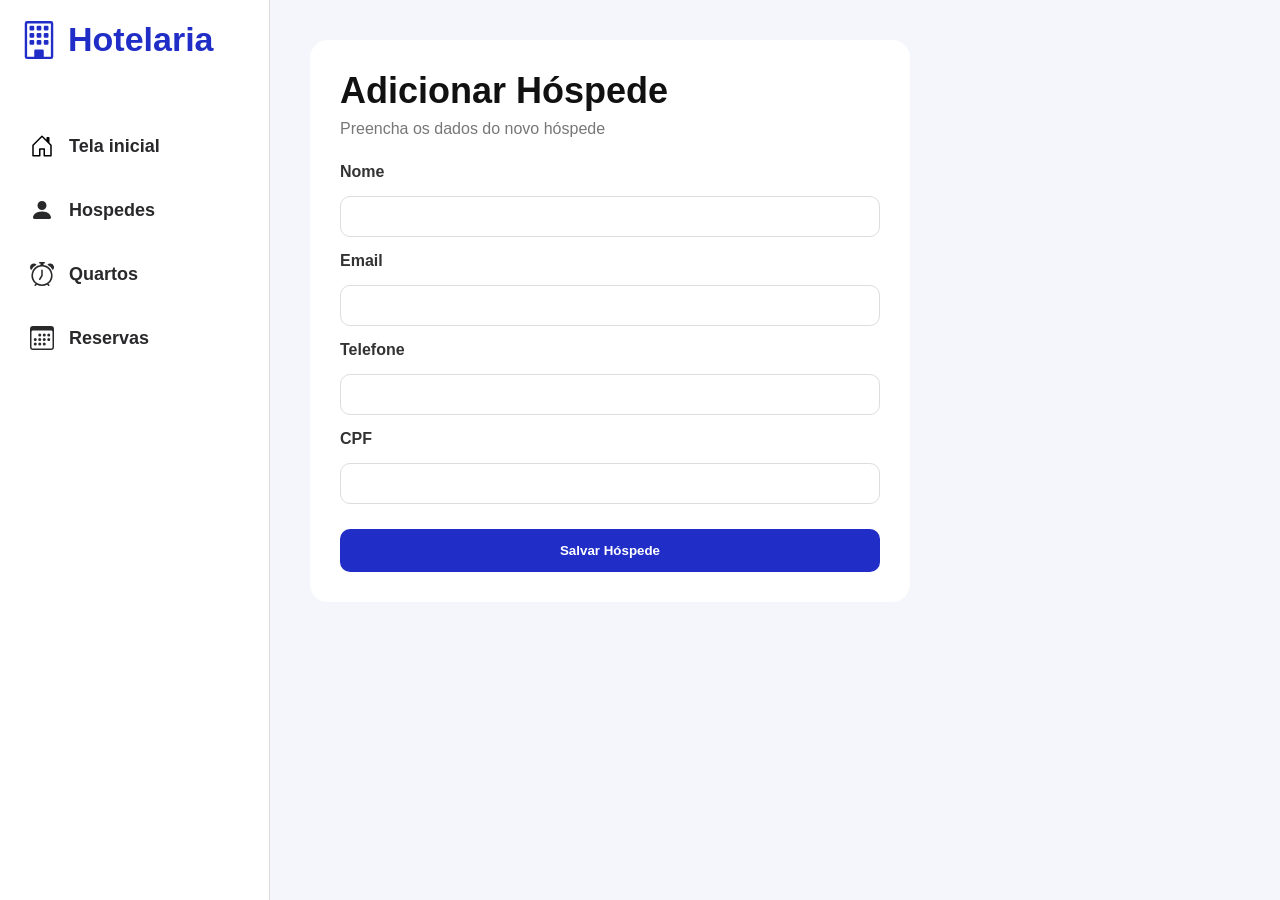
<file: templates/add_hospedes.html>
<!DOCTYPE html>
<html lang="en">
<head>
    <meta charset="UTF-8">
    <meta name="viewport" content="width=device-width, initial-scale=1.0">
    <title>Document</title>
    <link rel="stylesheet" href="/static/css/hospedes.css">
    <link rel="stylesheet" href="/static/css/index.css">
</head>
<body>
    <div class="sidebar">
        <div class="logo">
           <h1><svg xmlns="http://www.w3.org/2000/svg" width="16" height="16" fill="#202ec7" class="bi bi-building" viewBox="0 0 16 16">
            <path d="M4 2.5a.5.5 0 0 1 .5-.5h1a.5.5 0 0 1 .5.5v1a.5.5 0 0 1-.5.5h-1a.5.5 0 0 1-.5-.5zm3 0a.5.5 0 0 1 .5-.5h1a.5.5 0 0 1 .5.5v1a.5.5 0 0 1-.5.5h-1a.5.5 0 0 1-.5-.5zm3.5-.5a.5.5 0 0 0-.5.5v1a.5.5 0 0 0 .5.5h1a.5.5 0 0 0 .5-.5v-1a.5.5 0 0 0-.5-.5zM4 5.5a.5.5 0 0 1 .5-.5h1a.5.5 0 0 1 .5.5v1a.5.5 0 0 1-.5.5h-1a.5.5 0 0 1-.5-.5zM7.5 5a.5.5 0 0 0-.5.5v1a.5.5 0 0 0 .5.5h1a.5.5 0 0 0 .5-.5v-1a.5.5 0 0 0-.5-.5zm2.5.5a.5.5 0 0 1 .5-.5h1a.5.5 0 0 1 .5.5v1a.5.5 0 0 1-.5.5h-1a.5.5 0 0 1-.5-.5zM4.5 8a.5.5 0 0 0-.5.5v1a.5.5 0 0 0 .5.5h1a.5.5 0 0 0 .5-.5v-1a.5.5 0 0 0-.5-.5zm2.5.5a.5.5 0 0 1 .5-.5h1a.5.5 0 0 1 .5.5v1a.5.5 0 0 1-.5.5h-1a.5.5 0 0 1-.5-.5zm3.5-.5a.5.5 0 0 0-.5.5v1a.5.5 0 0 0 .5.5h1a.5.5 0 0 0 .5-.5v-1a.5.5 0 0 0-.5-.5z"/>
            <path d="M2 1a1 1 0 0 1 1-1h10a1 1 0 0 1 1 1v14a1 1 0 0 1-1 1H3a1 1 0 0 1-1-1zm11 0H3v14h3v-2.5a.5.5 0 0 1 .5-.5h3a.5.5 0 0 1 .5.5V15h3z"/>
            </svg>Hotelaria</h1>
        </div>
        <div class="paginas">
             <div class="pagina_4"> 
                <svg xmlns="http://www.w3.org/2000/svg" width="16" height="16" fill="currentColor" class="bi bi-house-door" viewBox="0 0 16 16">
                <path d="M8.354 1.146a.5.5 0 0 0-.708 0l-6 6A.5.5 0 0 0 1.5 7.5v7a.5.5 0 0 0 .5.5h4.5a.5.5 0 0 0 .5-.5v-4h2v4a.5.5 0 0 0 .5.5H14a.5.5 0 0 0 .5-.5v-7a.5.5 0 0 0-.146-.354L13 5.793V2.5a.5.5 0 0 0-.5-.5h-1a.5.5 0 0 0-.5.5v1.293zM2.5 14V7.707l5.5-5.5 5.5 5.5V14H10v-4a.5.5 0 0 0-.5-.5h-3a.5.5 0 0 0-.5.5v4z"/>
                </svg>  
                <a href="/index">Tela inicial</a>

            </div>
            <div class="pagina_1">
                <svg xmlns="http://www.w3.org/2000/svg" width="16" height="16" fill="#29292b" class="bi bi-person-fill" viewBox="0 0 16 16">
                <path d="M3 14s-1 0-1-1 1-4 6-4 6 3 6 4-1 1-1 1zm5-6a3 3 0 1 0 0-6 3 3 0 0 0 0 6"/>
                </svg>
                <a href="/hospedes">Hospedes</a>
            </div>
            <div class="pagina_2">
                <svg xmlns="http://www.w3.org/2000/svg" width="16" height="16" fill="#29292b" class="bi bi-alarm" viewBox="0 0 16 16">
                <path d="M8.5 5.5a.5.5 0 0 0-1 0v3.362l-1.429 2.38a.5.5 0 1 0 .858.515l1.5-2.5A.5.5 0 0 0 8.5 9z"/>
                <path d="M6.5 0a.5.5 0 0 0 0 1H7v1.07a7.001 7.001 0 0 0-3.273 12.474l-.602.602a.5.5 0 0 0 .707.708l.746-.746A6.97 6.97 0 0 0 8 16a6.97 6.97 0 0 0 3.422-.892l.746.746a.5.5 0 0 0 .707-.708l-.601-.602A7.001 7.001 0 0 0 9 2.07V1h.5a.5.5 0 0 0 0-1zm1.038 3.018a6 6 0 0 1 .924 0 6 6 0 1 1-.924 0M0 3.5c0 .753.333 1.429.86 1.887A8.04 8.04 0 0 1 4.387 1.86 2.5 2.5 0 0 0 0 3.5M13.5 1c-.753 0-1.429.333-1.887.86a8.04 8.04 0 0 1 3.527 3.527A2.5 2.5 0 0 0 13.5 1"/>
                </svg>
                <a href="/quartos">Quartos</a>
            </div>
            <div class="pagina_3">
                <svg xmlns="http://www.w3.org/2000/svg" width="16" height="16" fill="#29292b" class="bi bi-calendar3" viewBox="0 0 16 16">
                <path d="M14 0H2a2 2 0 0 0-2 2v12a2 2 0 0 0 2 2h12a2 2 0 0 0 2-2V2a2 2 0 0 0-2-2M1 3.857C1 3.384 1.448 3 2 3h12c.552 0 1 .384 1 .857v10.286c0 .473-.448.857-1 .857H2c-.552 0-1-.384-1-.857z"/>
                <path d="M6.5 7a1 1 0 1 0 0-2 1 1 0 0 0 0 2m3 0a1 1 0 1 0 0-2 1 1 0 0 0 0 2m3 0a1 1 0 1 0 0-2 1 1 0 0 0 0 2m-9 3a1 1 0 1 0 0-2 1 1 0 0 0 0 2m3 0a1 1 0 1 0 0-2 1 1 0 0 0 0 2m3 0a1 1 0 1 0 0-2 1 1 0 0 0 0 2m3 0a1 1 0 1 0 0-2 1 1 0 0 0 0 2m-9 3a1 1 0 1 0 0-2 1 1 0 0 0 0 2m3 0a1 1 0 1 0 0-2 1 1 0 0 0 0 2m3 0a1 1 0 1 0 0-2 1 1 0 0 0 0 2"/>
                </svg>
                <a href="/reservas">Reservas</a>
            </div>
           
        
        </div>
    </div>
    
    <main class="main">

        <section class="form_hospede">

            <div class="form_hospede__topo">

                <h1 class="form_hospede__titulo">
                    Adicionar Hóspede
                </h1>

                <p class="form_hospede__descricao">
                    Preencha os dados do novo hóspede
                </p>

            </div>

            <form class="form_hospede__form" action="/add_hospede" method="post">

                <label>Nome</label>
                <input type="text" name="nome" required>

                <label>Email</label>
                <input type="email" name="email" required>

                <label>Telefone</label>
                <input type="text" name="telefone" required>

                <label>CPF</label>
                <input type="text" name="cpf" required>

                <button type="submit" class="form_hospede__btn">
                    Salvar Hóspede
                </button>

            </form>

        </section>

    </main>
</body>
</html>
</file>
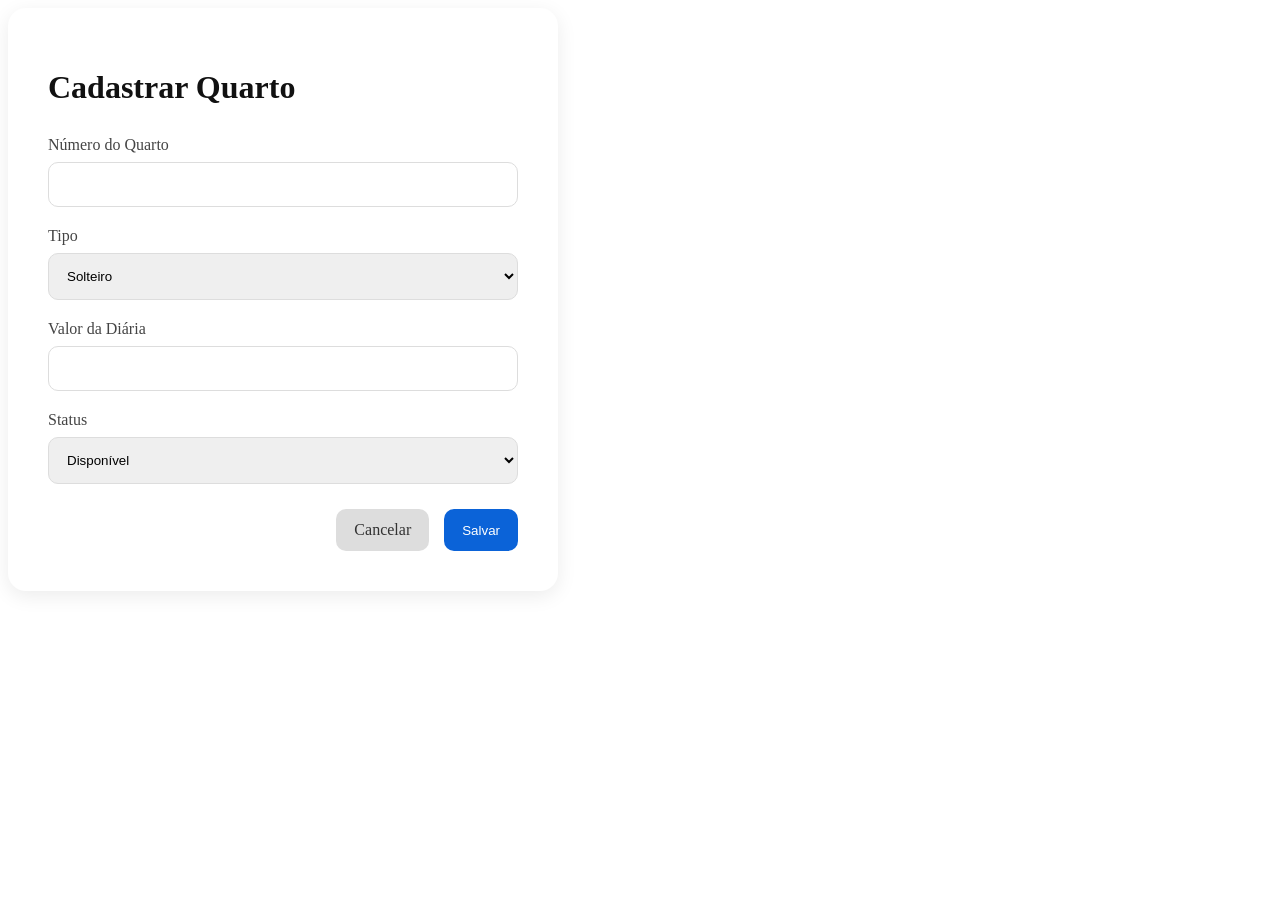
<file: templates/add_quarto.html>
<!DOCTYPE html>
<html lang="pt-br">
<head>
  <meta charset="UTF-8">
  <meta name="viewport" content="width=device-width, initial-scale=1.0">
  <title>Novo Quarto</title>

  <link rel="stylesheet" href="../static/css/form_quarto.css">

</head>
<body>

  <div class="container">

    <form action="/add_quarto" method="post">

      <h1>Cadastrar Quarto</h1>

      <div class="input_group">

        <label>Número do Quarto</label>

        <input type="text" name="numero" required>

      </div>

    <div class="input_group">

        <label>Tipo</label>

        <select name="tipo" required>

            <option value="Solteiro">
            Solteiro
            </option>

            <option value="Casal">
            Casal
            </option>

            <option value="Luxo">
            Luxo
            </option>

            <option value="Suíte">
            Suíte
            </option>

            <option value="Master">
            Master
            </option>

        </select>

    </div>

      <div class="input_group">

        <label>Valor da Diária</label>

        <input type="number" step="0.01" name="valor_diaria" required>

      </div>

      <div class="input_group">

        <label>Status</label>

        <select name="status">

          <option value="Disponível">
            Disponível
          </option>

          <option value="Ocupado">
            Ocupado
          </option>

          <option value="Manutenção">
            Manutenção
          </option>

        </select>

      </div>

      <div class="buttons">

        <a href="/quartos" class="btn_cancelar">

          Cancelar

        </a>

        <button type="submit" class="btn_salvar">

          Salvar

        </button>

      </div>

    </form>

  </div>

</body>
</html>
</file>
<file: static/css/hospedes.css>
/* Pagina geral de hospedes */

.hospedes{
    background: white;
    padding: 30px;
    border-radius: 18px;
}

.hospedes__topo{
    display: flex;
    justify-content: space-between;
    align-items: center;
    margin-bottom: 30px;
}

.hospedes__titulo{
    font-size: 38px;
    color: #111;
}

.hospedes__descricao{
    color: #777;
    margin-top: 8px;
}

.hospedes__btn{
    background: #202ec7;
    color: white;
    text-decoration: none;
    padding: 14px 22px;
    border-radius: 10px;
    font-weight: bold;
}

.hospedes__tabela{
    width: 100%;
    border-collapse: collapse;
}

.hospedes__tabela th{
    background: #f4f4f4;
    padding: 18px;
    text-align: left;
}

.hospedes__tabela td{
    padding: 18px;
    border-bottom: 1px solid #eee;
}

.hospedes__acoes{
    display: flex;
    gap: 10px;
}

.hospedes__editar{
    background: #202ec7;
    color: white;
    text-decoration: none;
    padding: 10px 15px;
    border-radius: 10px;
}

.hospedes__excluir{
    background: #ff3b30;
    color: white;
    border: none;
    padding: 10px 15px;
    border-radius: 10px;
    cursor: pointer;
}
/* ============================================ */

.form_hospede{
    background: white;
    padding: 30px;
    border-radius: 18px;
    max-width: 600px;
}

.form_hospede__topo{
    margin-bottom: 25px;
}

.form_hospede__titulo{
    font-size: 36px;
    color: #111;
}

.form_hospede__descricao{
    color: #777;
    margin-top: 8px;
}

.form_hospede__form{
    display: flex;
    flex-direction: column;
    gap: 15px;
}

.form_hospede__form input{
    padding: 12px;
    border: 1px solid #ddd;
    border-radius: 10px;
    outline: none;
}

.form_hospede__form label{
    font-weight: bold;
    color: #333;
}

.form_hospede__btn{
    margin-top: 10px;
    background: #202ec7;
    color: white;
    padding: 14px;
    border: none;
    border-radius: 10px;
    cursor: pointer;
    font-weight: bold;
}
/* ======================================================== */
</file>
<file: static/css/form_quarto.css>
.container{
  width: 100%;
  max-width: 550px;
}

form{
  background: white;
  padding: 40px;
  border-radius: 18px;
  box-shadow: 0 5px 20px rgba(0,0,0,0.08);
}

form h1{
  margin-bottom: 30px;
  color: #111;
}

.input_group{
  display: flex;
  flex-direction: column;
  margin-bottom: 20px;
}

.input_group label{
  margin-bottom: 8px;
  color: #444;
}

.input_group input,
.input_group select{
  padding: 14px;
  border-radius: 10px;
  border: 1px solid #ddd;
  outline: none;
}

.buttons{
  display: flex;
  justify-content: end;
  gap: 15px;
  margin-top: 25px;
}

.btn_cancelar{
  background: #ddd;
  color: #333;
  text-decoration: none;
  padding: 12px 18px;
  border-radius: 10px;
}

.btn_salvar{
  background: #0b63d8;
  color: white;
  border: none;
  padding: 12px 18px;
  border-radius: 10px;
  cursor: pointer;
}
</file>
<file: static/css/index.css>
@import url("https://cdn.jsdelivr.net/npm/bootstrap-icons@1.13.1/font/bootstrap-icons.min.css");

*{
    margin: 0;
    padding: 0;
    box-sizing: border-box;
    text-decoration: none;
}

html{
    height: 100%;
}

body{
    display: grid;
    grid-template-columns: 270px 1fr;
    height: 100%;
    font-family: Arial, Helvetica, sans-serif;
    background-color: #f4f6fb;
}

/* SIDEBAR */

.sidebar{
    background-color: white;
    border-right: 1px solid #dcdcdc;
    padding: 20px 0;
}

.logo > h1{
    margin-left: 20px;
    color: #202ec7;
    font-size: 34px;

    display: flex;
    align-items: center;
    gap: 10px;
}

.logo > h1 > svg{
    width: 38px;
    height: auto;
}

.paginas{
    margin-top: 60px;

    display: flex;
    flex-direction: column;
    gap: 10px;
}

/* MENUS */

.pagina_1,
.pagina_2,
.pagina_3,
.pagina_4{
    display: flex;
    align-items: center;
    gap: 15px;

    margin: 0 15px;
    padding: 15px;

    border-radius: 14px;

    transition: 0.3s;
    cursor: pointer;
}

.pagina_1:hover,
.pagina_2:hover,
.pagina_3:hover,
.pagina_4:hover{
    background-color: #eef1ff;
    transform: translateX(5px);
}

.pagina_1 > svg,
.pagina_2 > svg,
.pagina_3 > svg,
.pagina_4 >svg{
    width: 24px;
    height: auto;
}

a{
    color: #29292b;
    font-size: 18px;
    font-weight: 600;
}

/* MAIN */

.main{
    background-color: #f4f6fb;
    padding: 40px;
}

.main > h1{
    color: #1f1f1f;
    font-size: 42px;
    margin-bottom: 40px;
}

/* CARDS */

.card{
    display: flex;
    gap: 20px;
    justify-content: space-between;
    flex-wrap: wrap;
}

.card-1,
.card-2,
.card-3{
    width: 280px;
    min-height: 230px;

    border-radius: 28px;
    padding: 25px;

    color: white;

    transition: 0.3s;
}

.card-1:hover,
.card-2:hover,
.card-3:hover{
    transform: translateY(-8px);
}

.card-1{
    background: linear-gradient(135deg,#18800a,#29b818);
}

.card-2{
    background: linear-gradient(135deg,#e68210,#ffae4a);
}

.card-3{
    background: linear-gradient(135deg,#7404d6,#9c38f5);
}

.card-1 > h2,
.card-2 > h2,
.card-3 > h2{
    font-weight: 400;
    font-size: 24px;
    line-height: 40px;
}

.h1_card{
    font-size: 70px;

    display: flex;
    justify-content: center;
    align-items: center;

    margin-top: 45px;
}

/* RESPONSIVIDADE */

@media(max-width: 1200px){

    .card{
        justify-content: center;
    }

}

@media(max-width: 1000px){

    body{
        grid-template-columns: 1fr;
    }

    .sidebar{
        width: 100%;
        height: auto;

        border-right: none;
        border-bottom: 1px solid #dcdcdc;
    }

    .paginas{
        flex-direction: row;
        justify-content: center;
        flex-wrap: wrap;

        margin-top: 30px;
    }

    .main{
        padding: 25px;
    }

}

@media(max-width: 600px){

    .logo > h1{
        font-size: 28px;
        justify-content: center;
    }

    .main > h1{
        font-size: 32px;
        text-align: center;
    }

    .card-1,
    .card-2,
    .card-3{
        width: 100%;
    }

}
</file>
